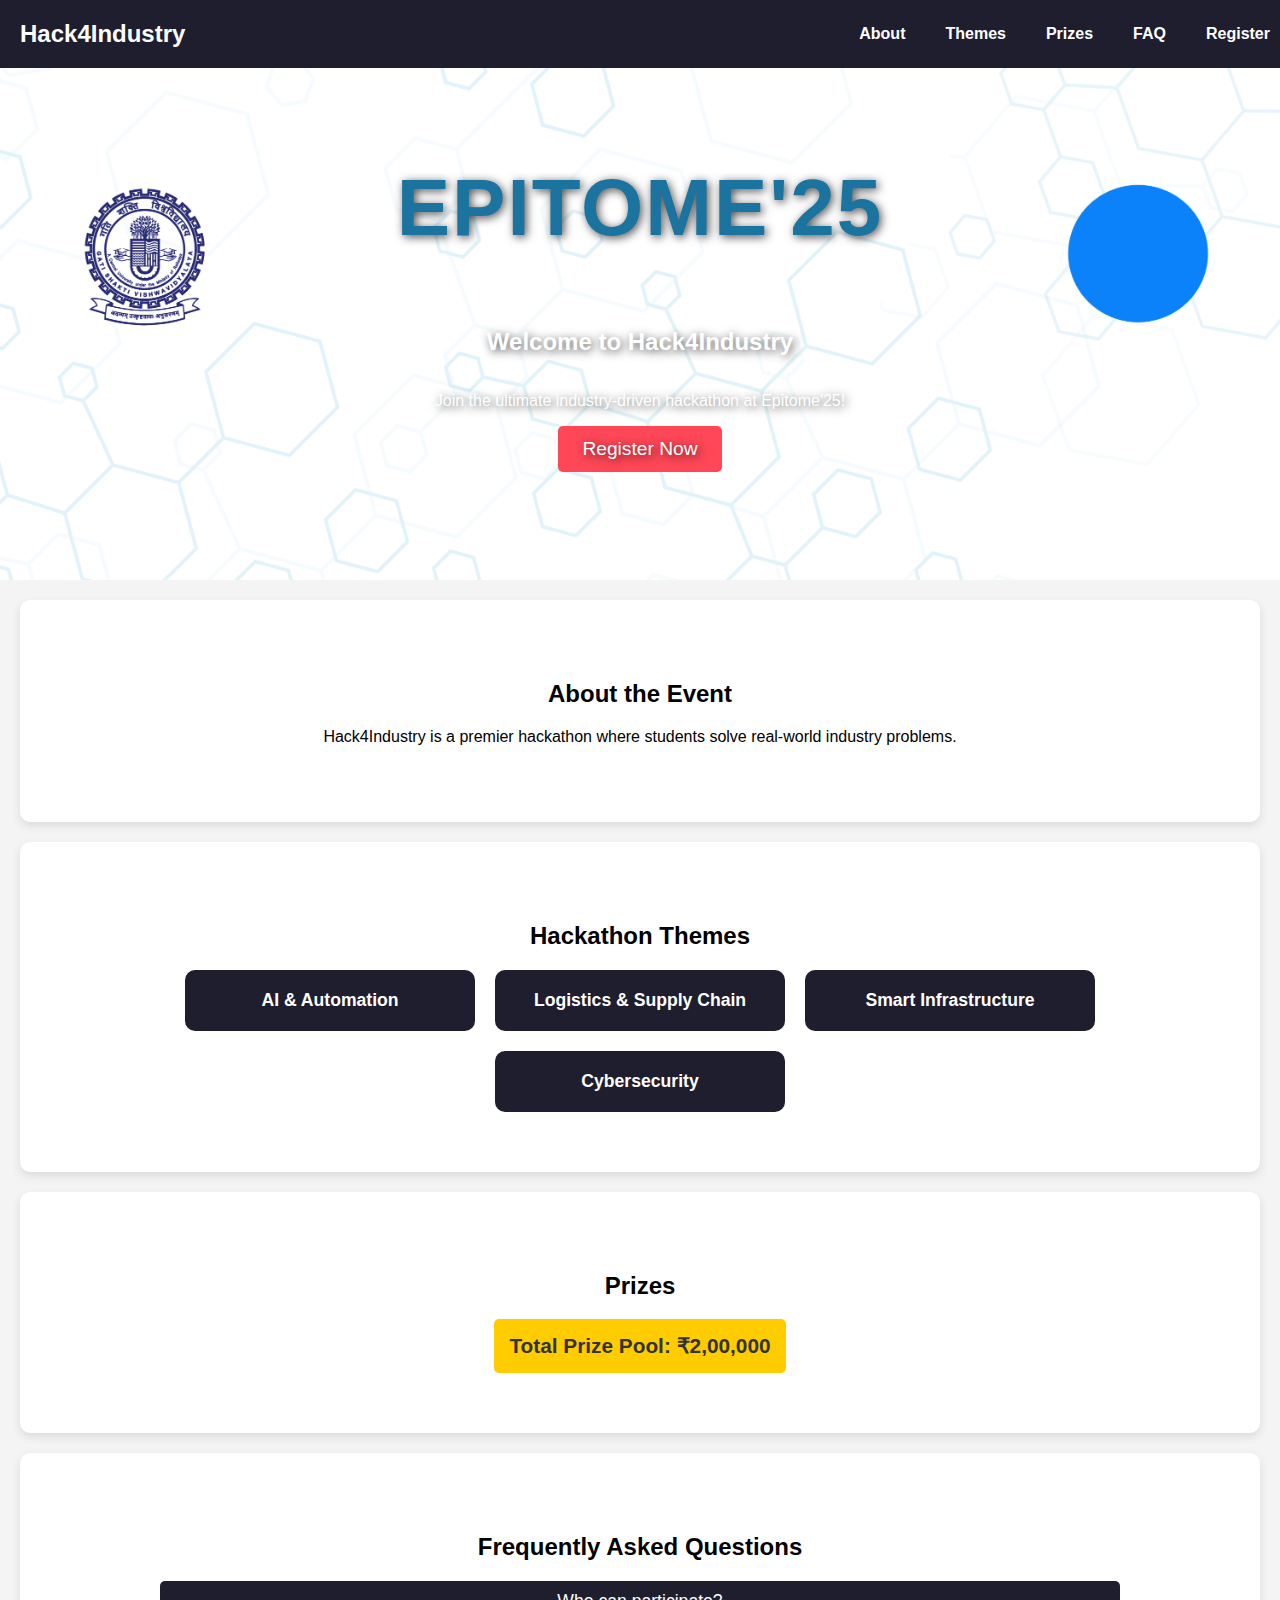
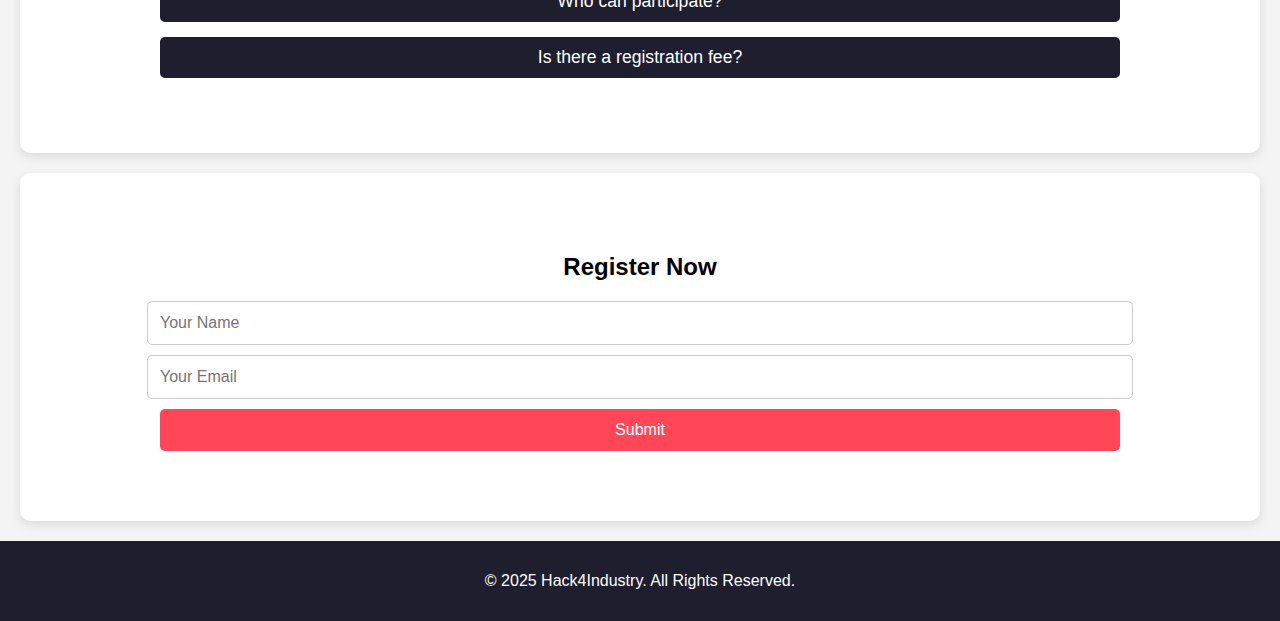
<file: index.html>
<!DOCTYPE html>
<html lang="en">
<head>
    <meta charset="UTF-8">
    <meta name="viewport" content="width=device-width, initial-scale=1.0">
    <title>Hack4Industry</title>
    <link rel="stylesheet" href="styles.css">
    <link href="https://fonts.cdnfonts.com/css/blanka" rel="stylesheet">

</head>
<body>

    <!-- Navigation Bar -->
    <nav>
        <div class="logo">Hack4Industry</div>

        <!-- ✅ Hamburger Button (for mobile) -->
        <div class="menu-toggle" onclick="toggleMenu()">
            <div></div>
            <div></div>
            <div></div>
        </div>

        <!-- Navigation Links -->
        <ul id="menu">
            <li><a href="#about">About</a></li>
            <li><a href="#themes">Themes</a></li>
            <li><a href="#prizes">Prizes</a></li>
            <li><a href="#faq">FAQ</a></li>
            <li><a href="#register" >Register</a></li>
        </ul>
    </nav>

    <!-- Main Hero Section -->
    <header>
        <h1>EPITOME'25</h1>
        <h2>Welcome to Hack4Industry</h2>
        <p>Join the ultimate industry-driven hackathon at Epitome'25!</p>
        <a href="#register" class="btn">Register Now</a>
    </header>

    <!-- About Section -->
    <section id="about">
        <h2>About the Event</h2>
        <p>Hack4Industry is a premier hackathon where students solve real-world industry problems.</p>
    </section>

    <!-- Themes Section -->
    <section id="themes">
        <h2>Hackathon Themes</h2>
        <div class="theme-cards">
            <div class="card">AI & Automation</div>
            <div class="card">Logistics & Supply Chain</div>
            <div class="card">Smart Infrastructure</div>
            <div class="card">Cybersecurity</div>
        </div>
    </section>

    <!-- Prizes Section -->
    <section id="prizes">
        <h2>Prizes</h2>
        <div class="prize-box">Total Prize Pool: ₹2,00,000</div>
    </section>

    <!-- FAQ Section -->
    <section id="faq">
        <h2>Frequently Asked Questions</h2>
        <div class="faq-item">
            <button class="faq-question" onclick="toggleFAQ(this)">Who can participate?</button>
            <p class="faq-answer">Students from all over India can participate.</p>
        </div>
        <div class="faq-item">
            <button class="faq-question" onclick="toggleFAQ(this)">Is there a registration fee?</button>
            <p class="faq-answer">No, registration is completely free.</p>
        </div>
    </section>

    <!-- Registration Section -->
    <section id="register">
        <h2>Register Now</h2>
        <form>
            <input type="text" placeholder="Your Name" required>
            <input type="email" placeholder="Your Email" required>
            <button type="submit">Submit</button>
        </form>
    </section>

    <!-- Footer -->
    <footer>
        <p>&copy; 2025 Hack4Industry. All Rights Reserved.</p>
    </footer>

    <script src="script.js"></script>

</body>
</html>
</file>
<file: styles.css>
/* General Styles */
body {
    font-family: Arial, sans-serif;
    margin: 0;
    padding: 0;
    text-align: center;
    background-color: #f4f4f4;
}

@import url('https://fonts.cdnfonts.com/css/blanka');

header h1 {
    font-family: 'Blanka', sans-serif;
    font-size: 5rem;
    letter-spacing: 2px;
    text-transform: uppercase;
}
header h1 {
    font-family: 'Blanka', sans-serif;
    color: #1b74a0;
}

/* Responsive Font Sizes */
@media (max-width: 1024px) {
    header h1 {
        font-size: 2.5rem;
    }
}

@media (max-width: 768px) {
    header h1 {
        font-size: 2rem;
    }
}

@media (max-width: 480px) {
    header h1 {
        font-size: 1.5rem;
    }
}


/* Navigation Bar */
nav {
    display: flex;
    justify-content: space-between;
    align-items: center;
    background: #1e1e2f;
    padding: 15px 20px;
    color: white;
    position: fixed;
    width: 100%;
    top: 0;
    z-index: 1000;
}

/* Logo */
.logo {
    font-size: 1.5em;
    font-weight: bold;
}

/* Hamburger Menu */
.menu-toggle {
    display: none;
    flex-direction: column;
    cursor: pointer;
    margin-right: 25px;
}

.menu-toggle div {
    width: 20px;
    height: 2px;
    background-color: rgb(255, 2, 2);
    margin: 3px;
}

/* Navigation Links */
nav ul {
    list-style: none;
    display: flex;
    gap: 20px;
    margin: 0;
    padding: 0;
}

nav ul li {
    padding: 10px;
}

/* Add margin to the right of the last item (Register button) */
nav ul li:last-child {
    margin-right: 20px;
}

nav ul li a {
    text-decoration: none;
    color: white;
    font-weight: bold;
    transition: color 0.3s ease;
}

nav ul li a:hover {
    color: #ff4757;
}

/* Hero Section */
header {
    background: url('/hero3.png') no-repeat center center/cover;
    height: 60vh;
    display: flex;
    flex-direction: column;
    justify-content: center;
    align-items: center;
    color: white;
    padding: 20px;
    text-shadow: 2px 2px 10px rgba(0, 0, 0, 0.7);
}

/* Buttons */
.btn {
    background: #ff4757;
    color: white;
    padding: 12px 24px;
    text-decoration: none;
    font-size: 1.2em;
    border-radius: 5px;
    transition: background 0.3s ease;
}

.btn:hover {
    background: #e84141;
}

/* Sections */
section {
    padding: 60px 20px;
    background: white;
    margin: 20px;
    border-radius: 10px;
    box-shadow: 0px 4px 10px rgba(0, 0, 0, 0.1);
}

/* Theme Cards */
.theme-cards {
    display: flex;
    justify-content: center;
    gap: 20px;
    flex-wrap: wrap;
}

.card {
    background: #1e1e2f;
    color: white;
    padding: 20px;
    border-radius: 10px;
    width: 250px;
    text-align: center;
    font-size: 1.1em;
    font-weight: bold;
    transition: transform 0.3s ease;
}

.card:hover {
    transform: scale(1.1);
}

/* Prize Boxes */
.prize-box {
    background: #ffcc00;
    color: #333;
    padding: 15px;
    font-size: 1.3em;
    font-weight: bold;
    border-radius: 5px;
    display: inline-block;
}

/* FAQ Section */
.faq-item {
    margin: 15px 0;
}

.faq-question {
    background: #1e1e2f;
    color: white;
    padding: 10px;
    border: none;
    width: 80%;
    font-size: 1.1em;
    cursor: pointer;
    transition: background 0.3s ease;
    border-radius: 5px;
}

.faq-question:hover {
    background: #ff4757;
}

.faq-answer {
    display: none;
    background: #f4f4f4;
    padding: 10px;
    width: 80%;
    margin: auto;
    border-radius: 5px;
}

/* Registration Form */
form input, form button {
    display: block;
    margin: 10px auto;
    padding: 12px;
    width: 80%;
    border-radius: 5px;
    border: 1px solid #ccc;
    font-size: 1em;
}

form button {
    background: #ff4757;
    color: white;
    border: none;
    cursor: pointer;
    transition: background 0.3s ease;
}

form button:hover {
    background: #e84141;
}

/* Footer */
footer {
    background: #1e1e2f;
    color: white;
    padding: 15px;
}

/* Responsive Navigation */
@media (max-width: 768px) {
    .menu-toggle {
        display: flex;
        flex-direction: column;
        cursor: pointer;
        position: fixed; /* Keeps it visible */
        right: 20px;
        top: 15px;
        z-index: 1100; /* Ensures it stays on top */
        background: rgba(63, 63, 110, 0.8); /* Optional background for visibility */
        padding: 10px;
        border-radius: 5px;
    }

    .menu-toggle div {
        width: 20px;
        height: 2px;
        background-color: white;
        margin-bottom: 5px;
        margin-left: 5px;
        margin-right: 5px;
        margin-top: 0px;
    }

    nav ul {
        display: none;
        flex-direction: column;
        position: fixed;
        top: 0;
        left: 0;
        width: 100%;
        height: 100vh;
        background: rgba(30, 30, 47, 0.8);
        text-align: center;
        backdrop-filter: blur(10px);
        justify-content: center;
        align-items: center;
        z-index: 1000; /* Keeps the menu behind the button */
    }

    nav ul.active {
        display: flex;
    }

    nav ul li {
        padding: 15px;
    }
}
</file>
